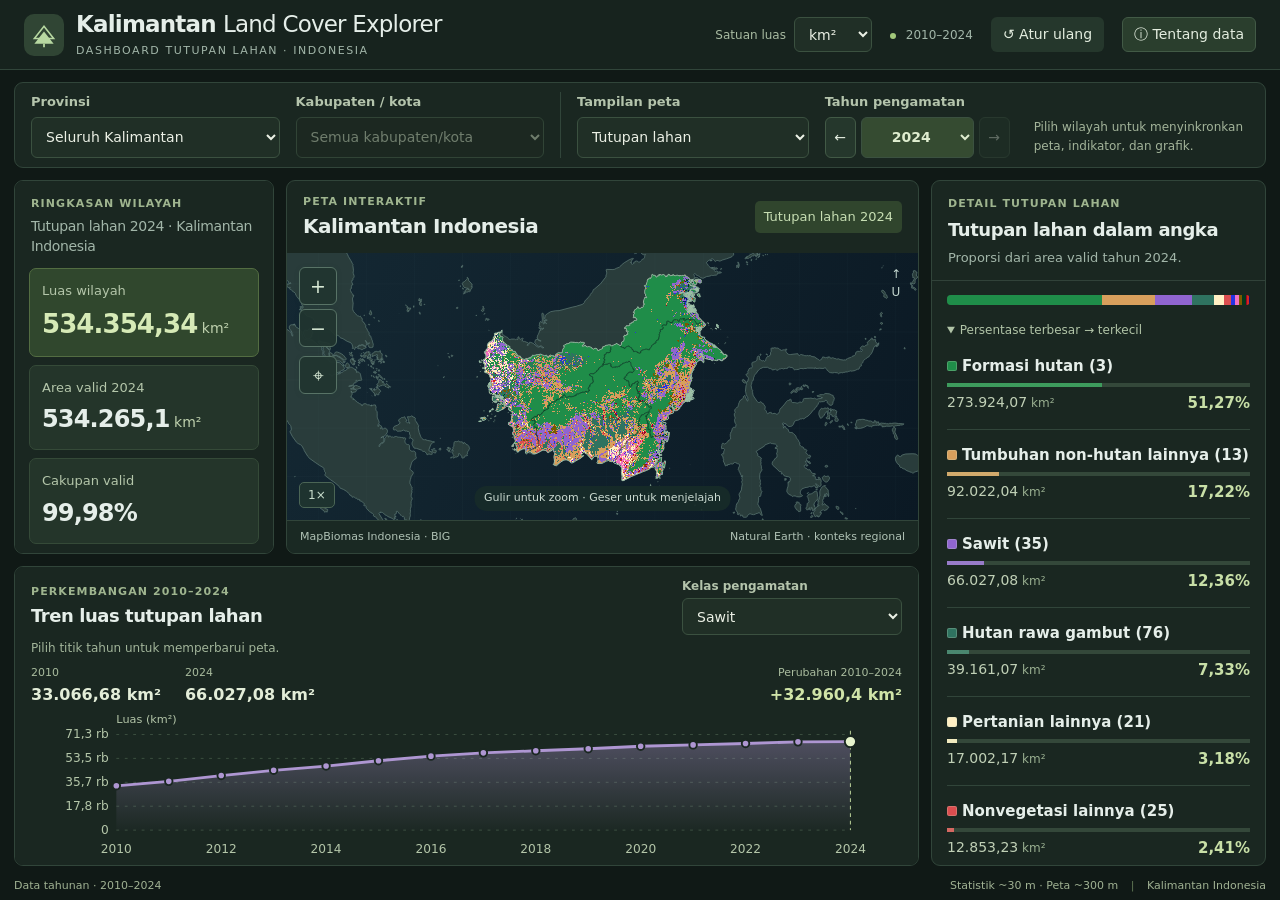
<file: index.html>
<!doctype html>
<html lang="id">
<head>
  <meta charset="utf-8">
  <meta name="viewport" content="width=device-width,initial-scale=1">
  <meta name="description" content="Dashboard peta dan statistik tutupan lahan Kalimantan Indonesia, 2010–2024.">
  <title>Kalimantan Land Cover Explorer</title>
  <link rel="stylesheet" href="./style.css?v=dark-5">
</head>
<body>
  <a class="skip-link" href="#explorer">Langsung ke dashboard</a>
  <header class="masthead">
    <a class="brand" href="./" aria-label="Kalimantan Land Cover Explorer, beranda"><span class="brand-mark" aria-hidden="true"><svg viewBox="0 0 32 32" fill="none"><path d="m5 20 11-14 11 14H5Z" stroke="currentColor" stroke-width="1.8"/><path d="m5 26 11-14 11 14H5Z" fill="currentColor"/><path d="M16 26v4" stroke="currentColor" stroke-width="2"/></svg></span><span><h1>Kalimantan <span>Land Cover Explorer</span></h1><span class="brand-sub">DASHBOARD TUTUPAN LAHAN · INDONESIA</span></span></a>
    <div class="header-actions"><div class="unit-control"><label for="area-unit">Satuan luas</label><select id="area-unit"><option value="km2">km²</option><option value="ha">ha</option></select></div><span class="edition"><span class="status-dot" aria-hidden="true"></span> 2010–2024</span><button id="reset" type="button" class="text-button" aria-label="Atur ulang dashboard">↺ <span>Atur ulang</span></button><button id="about-link" type="button" class="about-button" aria-label="Tentang data">ⓘ <span>Tentang data</span></button></div>
  </header>
  <main>
    <p id="startup" class="notice" role="status">Menyiapkan peta dan statistik wilayah…</p>
    <p id="data-availability" class="availability" hidden>Anda melihat pilot 2010 &amp; 2024. Paket tahunan R2 belum tersedia; grafik hanya menghubungkan dua tahun pengamatan.</p>
    <section class="filterbar panel" aria-label="Pengaturan dashboard" id="filters" hidden>
      <div class="filter-field"><label for="province">Provinsi</label><select id="province"><option value="">Seluruh Kalimantan</option></select></div>
      <div class="filter-field"><label for="district">Kabupaten / kota</label><select id="district" disabled aria-describedby="district-hint"><option value="">Semua kabupaten/kota</option></select><span id="district-hint" class="sr-only">Pilih provinsi untuk melihat kabupaten/kota.</span></div>
      <div class="filter-field mode-field"><label for="mode">Tampilan peta</label><select id="mode" aria-describedby="mode-help"><option value="annual">Tutupan lahan</option><option value="change">Perubahan antartahun</option></select><span id="mode-help" class="sr-only">Lihat jenis tutupan lahan pada satu tahun.</span></div>
      <div id="annual-controls" class="filter-field year-field"><label for="year">Tahun pengamatan</label><div class="year-picker"><button id="year-prev" type="button" aria-label="Tahun sebelumnya">←</button><select id="year"></select><button id="year-next" type="button" aria-label="Tahun berikutnya">→</button></div></div>
      <div id="transition-controls" class="transition-filters" hidden>
        <div class="filter-field"><label for="year-from">Tahun awal</label><select id="year-from"></select></div>
        <div class="filter-field"><label for="year-to">Tahun akhir</label><select id="year-to"></select></div>
        <div class="filter-field"><label for="from">Kelas asal</label><select id="from"></select></div>
        <div class="filter-field"><label for="to">Kelas tujuan</label><select id="to"></select></div>
      </div>
      <p class="filter-tip">Pilih wilayah untuk menyinkronkan<br>peta, indikator, dan grafik.</p>
    </section>
    <div id="explorer" class="workspace" hidden>
      <aside class="overview panel" aria-labelledby="stats-title">
        <div class="panel-heading"><p class="eyebrow">RINGKASAN WILAYAH</p><h2 id="stats-title">Kalimantan Indonesia</h2></div>
        <p id="stats-status" role="status"></p>
        <div id="cards" class="cards"></div>
        <p id="insight" class="insight" hidden></p>
        <details class="legend" open><summary>Legenda peta <span class="field-hint">Arti warna</span></summary><ul id="legend"></ul></details>
      </aside>
      <section class="panel map-panel" aria-labelledby="map-title">
        <div class="map-heading"><div><p class="eyebrow">PETA INTERAKTIF</p><h2 id="map-title"></h2></div><span id="map-mode" class="badge"></span></div>
        <div class="map-viewport">
          <canvas id="map" aria-label="Peta tutupan lahan. Gunakan tombol untuk memperbesar atau mengecilkan peta." role="img"></canvas>
          <div class="map-tools" aria-label="Navigasi peta"><button id="zoom-in" type="button" aria-label="Perbesar peta">+</button><button id="zoom-out" type="button" aria-label="Perkecil peta">−</button><button id="fit" type="button" title="Kembalikan peta ke seluruh wilayah terpilih" aria-label="Pas wilayah">⌖</button></div>
          <span class="zoom-level" title="Perbesaran relatif terhadap tampilan pas wilayah">1×</span><span class="north" aria-hidden="true">↑<br>U</span><span class="map-instruction">Gulir untuk zoom <span>· Geser untuk menjelajah</span></span>
        </div>
        <p class="map-foot"><span>MapBiomas Indonesia · BIG</span><span id="basemap-status">Memuat basemap konteks…</span></p>
      </section>
      <section class="panel composition" aria-labelledby="composition-title">
        <div class="panel-heading"><p class="eyebrow">DETAIL TUTUPAN LAHAN</p><h2 id="composition-title">Komposisi wilayah</h2><p id="chart-note" class="muted"></p></div>
        <div class="composition-body"><div id="composition-bars" class="composition-bars" aria-label="Proporsi luas per kelas"></div>
        <details class="data-details" open><summary>Persentase terbesar → terkecil</summary><div id="stats-table" class="table-wrap" hidden><table><thead><tr><th id="table-label" scope="col">Kelas</th><th id="area-column" scope="col">Luas (km²)</th><th scope="col">Proporsi</th></tr></thead><tbody id="rows"></tbody></table></div></details></div>
      </section>
      <section class="panel trend" aria-labelledby="trend-title">
        <div class="trend-heading"><div><p class="eyebrow">PERKEMBANGAN 2010–2024</p><h2 id="trend-title">Tren luas tutupan lahan</h2></div><div class="chart-filter"><label for="chart-class">Kelas pengamatan</label><select id="chart-class"></select></div></div>
        <p class="chart-hint">Pilih titik tahun untuk memperbarui peta. <span id="trend-scope"></span></p>
        <div id="trend-chart"></div>
        <details class="trend-data"><summary>Data grafik dan cakupan valid</summary><div class="table-wrap"><table><thead><tr><th>Tahun</th><th>Luas kelas (ha)</th><th>Area valid (ha)</th><th>Proporsi kelas</th><th>Cakupan valid</th></tr></thead><tbody id="trend-rows"></tbody></table></div></details>
      </section>
    </div>
    <details class="panel metadata" id="metadata" hidden>
      <summary>Sumber, metode, dan keterbatasan <span class="field-hint">Kenali data di balik peta ini</span></summary>
      <p>Peta tahunan 2010–2024 berasal dari MapBiomas Indonesia, direktori Collection 4 dengan versi internal v2. Identitas Koleksi 4.1 belum terkonfirmasi. Aset Earth Engine diperiksa kembali pada 17 November 2026. Penyedia menyatakan lisensi CC-BY-SA. <a href="https://landy.mapbiomas.id/en/legendcode">Legenda dan kode kelas MapBiomas Indonesia</a>.</p>
      <p>Batas kerja BIG berasal dari <code>BATASWILAYAH_KABKOTA_20260601.gdb</code>, diunduh 1 November 2026 melalui Ina-Geoportal. Pilot mencakup 56 kabupaten/kota. Kelengkapan cakupan dan ketentuan distribusi masih perlu diverifikasi. <a href="https://tanahair.indonesia.go.id/portal-web/">Ina-Geoportal</a>.</p>
      <p>Basemap konteks daratan dan laut memakai garis pantai <a href="https://www.naturalearthdata.com/downloads/10m-physical-vectors/">Natural Earth, skala 1:10 juta</a> yang disederhanakan untuk tampilan regional. Basemap ini bukan input analisis atau acuan batas rinci. Satuan tampilan dapat dipilih km² atau ha; nilai sumber disimpan dalam ha dan 1 km² = 100 ha.</p><p>Statistik memakai luas piksel pada grid sumber sekitar 30 m. Proporsi kelas tahunan dihitung terhadap area valid tahun tersebut. Proporsi perubahan dan transisi memakai area valid pada kedua tahun. Piksel yang datanya tidak valid pada salah satu tahun masuk kategori tidak dapat dibandingkan. Peta sekitar 300 m dan batas tampilan disederhanakan, sehingga detail kecil dapat berbeda dari angka luas.</p>
    </details>
    <footer class="site-footer"><span id="data-release">Kalimantan Land Cover Explorer</span><span>Statistik ~30 m · Peta ~300 m <span class="footer-separator">|</span> <span id="selection-caption">Kalimantan Indonesia</span></span></footer>
  </main>
  <script type="module" src="./app.mjs?v=dark-5"></script>
</body>
</html>
</file>
<file: style.css>
:root {
  color-scheme: light;
  font: 14px/1.5 'Segoe UI', system-ui, sans-serif;
  color: #203e35;
  background: #f0f3ed;
  --ink: #203e35;
  --muted: #68786f;
  --line: #dfe6db;
  --green: #17664d;
  --surface: #fff;
}
* { box-sizing: border-box; }
[hidden] { display: none !important; }
body, h1, h2, h3, p { margin: 0; }
body { height: 100dvh; display: flex; flex-direction: column; overflow: hidden; }
a { color: var(--green); }
button, select { font: inherit; }
button, a, select { -webkit-tap-highlight-color: transparent; }
:focus-visible { outline: 3px solid #399a75; outline-offset: 3px; }
.sr-only, .skip-link { position: absolute; width: 1px; height: 1px; padding: 0; margin: -1px; overflow: hidden; clip-path: inset(50%); white-space: nowrap; }
.skip-link:focus { width: auto; height: auto; clip-path: none; top: 8px; left: 16px; z-index: 30; padding: 10px; background: white; }
.masthead { flex: 0 0 70px; display: flex; align-items: center; justify-content: space-between; gap: 20px; padding: 0 24px; background: var(--surface); border-bottom: 1px solid var(--line); }
.brand { display: flex; gap: 12px; align-items: center; color: var(--ink); text-decoration: none; }
.brand-mark { width: 40px; height: 42px; display: grid; place-items: center; border-radius: 10px; background: #e9f1e6; color: #245d42; }
.brand-mark svg { width: 28px; height: 28px; }
h1 { font-size: 20px; font-weight: 650; letter-spacing: -.035em; line-height: 1.25; }
h1 span { font-weight: 400; }
.brand-sub { display: block; margin-top: 4px; font-size: 9px; letter-spacing: .14em; color: var(--muted); }
.header-actions { display: flex; align-items: center; gap: 18px; }
.edition { font-size: 11px; color: var(--muted); white-space: nowrap; }
.status-dot { display: inline-block; height: 6px; width: 6px; border-radius: 50%; background: #57865a; margin-right: 6px; }
button { cursor: pointer; background: white; color: var(--ink); border: 1px solid #d6e0d1; border-radius: 6px; min-height: 34px; padding: 6px 11px; }
button:hover { background: #edf3e7; border-color: #98b396; }
button:disabled { opacity: .35; cursor: default; }
.text-button { border-color: transparent; font-size: 12px; }
.about-button { background: #eef4e9; font-size: 12px; }
main { flex: 1; min-height: 0; padding: 12px 14px 0; display: flex; flex-direction: column; gap: 12px; }
.panel { border: 1px solid var(--line); border-radius: 9px; background: var(--surface); overflow: hidden; }
.filterbar { display: flex; flex-wrap: wrap; align-items: flex-end; gap: 10px 16px; flex-shrink: 0; padding: 12px 16px; }
.filter-field { flex: 1 1 150px; min-width: 0; }
.filter-field label, .chart-filter label { display: block; margin-bottom: 5px; color: #677a65; font-size: 10px; font-weight: 600; }
select { display: block; width: 100%; min-width: 0; height: 35px; border: 1px solid #dbe3d7; border-radius: 6px; padding: 0 10px; background: #fafbf8; color: var(--ink); font-size: 12px; cursor: pointer; }
select:hover { border-color: #95b094; }
select:disabled { color: #8c9789; cursor: default; background: #f5f7f2; }
.mode-field { border-left: 1px solid var(--line); padding-left: 16px; }
.year-field { max-width: 185px; }
.year-picker { display: grid; grid-template-columns: 31px minmax(0,1fr) 31px; gap: 5px; }
.year-picker button { padding: 0; }
.year-picker select { text-align: center; font-weight: 700; background: #edf3e7; }
.transition-filters { flex: 3 1 440px; display: flex; flex-wrap: wrap; gap: 10px; }
.transition-filters .filter-field { flex: 1 1 85px; }
.transition-filters .filter-field:nth-child(n+3) { flex-grow: 1.5; }
.filter-tip { font-size: 10px; line-height: 1.6; color: #7a8972; padding: 0 6px 1px 8px; margin-left: auto; }
.workspace { flex: 1; min-height: 0; display: grid; grid-template-columns: 238px minmax(0,1fr) 302px; grid-template-rows: minmax(260px,1fr) 230px; gap: 12px; grid-template-areas: 'overview map composition' 'trend trend composition'; }
h2 { font-size: 15px; font-weight: 650; letter-spacing: -.025em; line-height: 1.4; }
.eyebrow { font-size: 9px; letter-spacing: .12em; font-weight: 650; color: #7a8c72; margin-bottom: 5px; }
.muted, .field-hint { font-size: 10px; color: var(--muted); }
.panel-heading { padding: 15px 16px 12px; border-bottom: 1px solid #edf0e8; }
.overview { grid-area: overview; overflow-y: auto; scrollbar-width: thin; scrollbar-color: #d0dcc8 transparent; }
.overview .panel-heading { border-bottom: 0; padding-bottom: 0; }
.overview h2 { font-size: 12px; font-weight: 500; color: var(--muted); }
.cards { display: grid; gap: 8px; padding: 12px 14px; }
.card { padding: 11px 12px; border: 1px solid #e5ebdf; border-radius: 7px; background: #f7faf3; }
.card p { font-size: 10px; color: #6b7d64; margin-bottom: 4px; }
.card strong { display: block; font-size: 20px; font-weight: 650; letter-spacing: -.045em; font-variant-numeric: tabular-nums; overflow-wrap: anywhere; }
.card:first-child { background: #eaf2e4; border-color: #dce8d2; }
.card:first-child strong { color: #22543d; font-size: 24px; }
.insight { margin: 0 14px 12px; padding: 9px 10px; border-left: 2px solid #94ac68; background: #f7f8f1; font-size: 10px; color: #637355; line-height: 1.6; }
.legend { margin: 0 14px 14px; padding-top: 12px; border-top: 1px solid var(--line); }
summary { cursor: pointer; }
.legend summary { font-size: 11px; font-weight: 600; }
.legend .field-hint { float: right; font-size: 9px; font-weight: 400; }
.legend ul { list-style: none; padding: 0; margin: 10px 0 0; }
.legend li { display: flex; align-items: center; gap: 7px; font-size: 10px; line-height: 1.4; padding: 4px 0; }
.swatch { display: inline-block; width: 8px; height: 8px; flex: 0 0 8px; border: 1px solid #16392b20; border-radius: 2px; margin-right: 5px; }
.map-panel { grid-area: map; min-width: 0; min-height: 0; display: grid; grid-template-rows: auto minmax(0,1fr) auto; }
.map-heading { padding: 13px 16px; display: flex; align-items: center; justify-content: space-between; gap: 10px; }
.map-heading h2 { font-size: 17px; }
.map-heading .eyebrow { font-size: 8px; margin-bottom: 2px; }
.badge { display: inline-block; font-size: 10px; padding: 6px 9px; border-radius: 5px; background: #edf3e7; color: #436944; white-space: nowrap; }
.map-viewport { position: relative; min-height: 0; background: #e5ede9; }
#map { display: block; width: 100%; height: 100%; min-height: 0; cursor: grab; touch-action: none; }
#map:active { cursor: grabbing; }
.map-tools { position: absolute; left: 12px; top: 14px; display: flex; flex-direction: column; gap: 4px; }
.map-tools button { width: 32px; min-height: 32px; padding: 0; font-size: 19px; box-shadow: 0 1px 6px #123d2c14; background: #ffffffed; }
.map-tools #fit { margin-top: 5px; }
.north { position: absolute; right: 17px; top: 12px; text-align: center; color: #4e6d5d; font-size: 10px; line-height: 1.5; pointer-events: none; }
.map-instruction { position: absolute; bottom: 9px; left: 50%; transform: translateX(-50%); border-radius: 12px; background: #ffffffcf; color: #6a7c6e; padding: 4px 10px; white-space: nowrap; font-size: 9px; pointer-events: none; }
.map-foot { display: flex; justify-content: space-between; gap: 10px; font-size: 9px; color: #7e8b76; padding: 8px 13px; border-top: 1px solid var(--line); background: #fbfcf9; }
.composition { grid-area: composition; display: flex; flex-direction: column; min-height: 0; }
.composition .panel-heading .muted { margin-top: 6px; }
.composition-body { overflow-y: auto; scrollbar-width: thin; scrollbar-color: #d0dcc8 transparent; padding: 14px 15px; min-height: 0; }
.composition-bars { display: flex; height: 8px; border-radius: 4px; overflow: hidden; background: #f0f3ed; margin-bottom: 16px; }
.composition-bars:empty { display: none; }
.composition-bars span { flex-shrink: 0; height: 100%; }
.data-details>summary { font-size: 10px; color: #748269; margin-bottom: 2px; }
.table-wrap { overflow-x: auto; max-width: 100%; }
table { width: 100%; border-collapse: collapse; font-variant-numeric: tabular-nums; font-size: 11px; }
th, td { text-align: right; padding: 7px 5px; border-bottom: 1px solid #e7ece1; }
th { font-size: 10px; color: #71826b; font-weight: 500; }
th:first-child, td:first-child { text-align: left; }
td:not(:first-child) { white-space: nowrap; }
.composition table thead { position: absolute; width: 1px; height: 1px; overflow: hidden; clip-path: inset(50%); }
.composition tbody tr { display: grid; grid-template-columns: 1fr auto; border-bottom: 1px solid var(--line); padding: 10px 0 12px; gap: 5px 10px; }
.composition td { border: 0; padding: 0; text-align: left; }
.composition td:first-child { grid-column: 1/-1; font-size: 12px; font-weight: 600; padding-bottom: 7px; }
.composition td:nth-child(2) { color: #62775c; font-size: 12px; }
.composition td:nth-child(2)::after { content: ' ha'; font-size: 9px; color: #87927e; }
.composition td:nth-child(3) { font-size: 11px; font-weight: 650; color: #376241; }
.area-cell { background: linear-gradient(to right,color-mix(in srgb,var(--area-color) 24%,transparent) var(--area-share),#f1f4ec var(--area-share)); background-size: 100% 3px; background-repeat: no-repeat; background-position: left bottom; }
.trend { grid-area: trend; min-width: 0; min-height: 0; padding: 13px 16px 7px; overflow: auto; scrollbar-width: thin; }
.trend-heading { display: flex; justify-content: space-between; gap: 16px; align-items: center; }
.trend-heading .eyebrow { font-size: 8px; margin-bottom: 2px; }
.trend-heading h2 { font-size: 14px; }
.chart-filter { width: 190px; flex-shrink: 0; }
.chart-filter label { margin-bottom: 3px; font-size: 9px; }
.chart-filter select { height: 30px; font-size: 11px; }
.chart-hint { margin-top: 4px; font-size: 9px; color: #788770; }
#trend-chart { margin: 0 auto; max-width: 920px; }
#trend-chart svg { display: block; width: 100%; height: 135px; }
#trend-chart circle { cursor: pointer; }
#trend-chart circle:hover, #trend-chart circle:focus-visible { r: 8; stroke: #203e35; stroke-width: 2; outline: none; }
.trend-data { font-size: 9px; color: #6e8066; }
.trend-data summary { padding: 2px 0; }
.trend-data .table-wrap { margin-top: 8px; }
#stats-status { font-size: 11px; color: #63785e; padding: 0 14px; }
#stats-status:not(:empty) { padding-top: 12px; }
#stats-status button { margin-top: 6px; font-size: 11px; }
.notice, .availability { flex-shrink: 0; padding: 10px 14px; border: 1px solid #e5dfc5; background: #faf7ec; border-radius: 7px; font-size: 11px; color: #766644; }
.notice button { margin-left: 12px; }
.metadata { display: none; }
.metadata[open] { display: block; position: fixed; z-index: 20; bottom: 40px; right: 24px; width: min(620px,calc(100vw - 32px)); max-height: 75dvh; overflow: auto; padding: 20px; box-shadow: 0 14px 80px #203e3540; border-color: #aebfa3; }
.metadata summary { font-size: 13px; font-weight: 650; color: #2d5e42; }
.metadata summary .field-hint { display: block; font-weight: 400; margin-top: 4px; }
.metadata p { font-size: 12px; color: var(--muted); margin-top: 15px; overflow-wrap: anywhere; }
.site-footer { flex: 0 0 22px; display: flex; align-items: flex-start; justify-content: space-between; gap: 12px; color: #7c8c74; font-size: 9px; }
.footer-separator { margin: 0 9px; color: #c0cbbb; }
@media (min-width:1600px) { .workspace { grid-template-columns: 265px minmax(0,1fr) 330px; grid-template-rows: minmax(320px,1fr) 270px; } #trend-chart svg { height: 175px; } .card strong { font-size: 23px; } }
@media (max-width:1200px) { .workspace { grid-template-columns: 205px minmax(0,1fr) 255px; gap: 10px; grid-template-rows: minmax(240px,1fr) 220px; } .card:first-child strong { font-size: 21px; } .card strong { font-size: 18px; } .filter-tip { display: none; } .filterbar { gap: 10px; } .filter-field { flex-basis: 130px; } .map-heading { flex-wrap: wrap; padding: 10px 12px; } .map-heading h2 { font-size: 15px; } }
@media (max-width:980px), (max-height:690px) { body { height: auto; min-height: 100dvh; overflow: auto; } main { flex: none; min-height: calc(100dvh - 70px); } .workspace { flex: none; min-height: 0; grid-template-columns: 210px minmax(0,1fr); grid-template-rows: 460px auto auto; grid-template-areas: 'overview map' 'trend trend' 'composition composition'; } .overview { max-height: 460px; } .composition-body { max-height: 480px; } .composition tbody { display: grid; grid-template-columns: repeat(2,minmax(0,1fr)); column-gap: 24px; } .trend { min-height: 240px; } #trend-chart svg { height: 150px; } .year-field { max-width: none; } .site-footer { padding: 2px 0 8px; } }
@media (max-width:640px) { .masthead { flex-basis: 68px; padding: 0 14px; gap: 10px; } .brand { gap: 8px; } .brand-mark { width: 32px; height: 36px; } .brand-mark svg { width: 24px; } h1 { font-size: 16px; } h1 span { display: block; font-size: 12px; } .brand-sub { display: none; } .edition { display: none; } .header-actions { gap: 4px; } .header-actions button { padding: 6px 9px; } .header-actions button span { display: none; } main { padding: 10px 10px 0; gap: 10px; } .filterbar { padding: 12px; display: grid; grid-template-columns: repeat(2,minmax(0,1fr)); gap: 12px; } .filter-field { min-width: 0; } .mode-field { padding-left: 0; border-left: 0; } .transition-filters { grid-column: 1/-1; display: grid; grid-template-columns: repeat(2,minmax(0,1fr)); } .workspace { display: flex; flex-direction: column; gap: 10px; } .map-panel { order: 0; height: 430px; flex: none; } .overview { order: 1; max-height: none; overflow: visible; } .trend { order: 2; } .composition { order: 3; } .cards { grid-template-columns: repeat(2,minmax(0,1fr)); } .card:first-child { grid-column: 1/-1; } .card:first-child strong { font-size: 25px; } .legend ul { display: grid; grid-template-columns: repeat(2,minmax(0,1fr)); column-gap: 10px; } .composition tbody { display: block; } .composition-body { max-height: 500px; } .trend { padding: 13px 12px; } .trend-heading { align-items: flex-start; flex-direction: column; gap: 10px; } .chart-filter { width: 100%; } #trend-chart { overflow-x: auto; margin-top: 8px; } #trend-chart svg { min-width: 540px; height: 190px; } .trend-data { margin-top: 5px; } .site-footer { flex-direction: column; gap: 4px; font-size: 8px; } .map-instruction span { display: none; } .map-heading { padding: 13px 14px; } .map-heading h2 { font-size: 16px; } .map-foot { font-size: 8px; } .metadata[open] { right: 16px; bottom: 16px; max-height: 80dvh; } }
@media (prefers-reduced-motion:reduce) { * { scroll-behavior: auto !important; } }
@media (min-width:981px) and (min-height:691px) {
  .masthead { flex-basis: 62px; }
  .filterbar { padding-top: 9px; padding-bottom: 9px; }
  .workspace { grid-template-rows: minmax(0,1fr) 195px; }
  .card { padding: 9px 11px; }
  .card:first-child strong { font-size: 22px; }
  .card strong { font-size: 19px; }
  #trend-chart svg { height: 110px; }
  .trend { padding-top: 10px; }
  .trend-heading h2 { font-size: 13px; }
  .chart-filter label { display: none; }
}
/* Revisi gelap: keterbacaan didahulukan dari kepadatan panel. */
:root { color-scheme: dark; font-size: 16px; color: #e5eee9; background: #101916; --ink:#e5eee9; --muted:#a2b6a9; --line:#31453a; --green:#a2d59b; --surface:#1a2721; }
.masthead { background:#17231e; }
.brand-mark { background:#304534; color:#b7d8a1; }
h1 { font-size:23px; }
.brand-sub { font-size:11px; }
a { color:#add8a2; }
button { background:#25372c; border-color:#425a46; color:#e3eddf; font-size:14px; }
button:hover { background:#354b36; border-color:#8aaf77; }
select { height:41px; font-size:14px; background:#202f26; border-color:#3b5140; color:#ebf0e5; }
select:disabled { background:#1d2922; color:#94a28d; }
.filter-field label, .chart-filter label { color:#b4c4ac; font-size:13px; }
.unit-control { display:flex; align-items:center; gap:8px; }
.unit-control label { font-size:12px; color:#a9bba2; white-space:nowrap; }
.unit-control select { width:78px; height:35px; }
.text-button, .about-button { font-size:14px; }
.about-button { background:#2a3e2d; }
.edition { font-size:12px; }
.status-dot { background:#a2c77a; }
.year-picker select { background:#354b31; color:#dfedcf; }
.filter-tip { color:#a3b49a; font-size:12px; }
h2 { font-size:18px; }
.eyebrow, .trend-heading .eyebrow, .map-heading .eyebrow { font-size:11px; color:#9fb58f; letter-spacing:.1em; }
.muted, .field-hint { font-size:12px; }
.panel-heading { border-color:#314239; }
.overview { scrollbar-color:#496248 transparent; }
.overview h2 { font-size:14px; }
.card { background:#24352a; border-color:#354a38; padding:13px; }
.card p { font-size:13px; color:#b4c6aa; }
.card strong { font-size:25px; letter-spacing:-.035em; }
.card:first-child { background:#30472d; border-color:#536d42; }
.card:first-child strong { font-size:28px; color:#d6eab6; }
.insight { background:#253326; color:#c0d0ad; border-left-color:#a6bc70; font-size:13px; padding:11px; }
.legend summary { font-size:14px; }
.legend .field-hint { font-size:11px; }
.legend li { font-size:13px; padding:5px 0; }
.swatch { width:10px; height:10px; flex-basis:10px; border-color:#d0e0c340; }
.overview, .trend, .composition-body { scrollbar-color:#4d654c transparent; }
.map-heading h2 { font-size:20px; }
.badge { font-size:13px; background:#30452d; color:#c7deb3; }
.map-viewport { background:#10232d; }
.map-tools button { color:#d8e9d5; background:#20352fef; border-color:#587366; width:38px; height:38px; }
.north { color:#c4d7cf; font-size:12px; }
.map-instruction { font-size:11px; color:#cad9d0; background:#182c29de; }
.map-foot { color:#b0c2b5; background:#1a2923; font-size:11px; }
.composition .panel-heading .muted { font-size:13px; }
.composition-bars { height:10px; background:#2d4134; }
.data-details>summary { font-size:12px; color:#b1c4a7; }
.composition td:first-child { font-size:15px; padding-bottom:10px; }
.composition td:nth-child(2) { font-size:14px; color:#c0d0b6; }
.composition td:nth-child(2)::after { content:' ' attr(data-unit); font-size:12px; color:#99af90; }
.composition td:nth-child(3) { font-size:15px; color:#c8dfa7; }
.composition tbody tr { padding:14px 0; }
.area-cell { background-image:linear-gradient(to right,color-mix(in srgb,var(--area-color) 80%,#b7d5ac) var(--area-share),#34483a var(--area-share)); background-size:100% 4px; }
th, td { border-color:#34483a; }
table { font-size:13px; } th { color:#b5c9ab; font-size:12px; }
.trend-heading h2 { font-size:18px; }
.chart-filter { width:220px; }
.chart-filter select { height:37px; font-size:14px; }
.chart-hint { font-size:12px; color:#a2b59a; }
#trend-chart { max-width:none; margin-top:8px; }
#trend-chart svg { height:150px; min-width:540px; }
#trend-chart circle:hover, #trend-chart circle:focus-visible { stroke:#e8f7d4; stroke-width:3; }
.trend-data { font-size:12px; color:#b7cba7; margin-top:4px; }
.trend-summary { display:flex; align-items:center; gap:24px; margin-bottom:5px; }
.trend-summary p { display:grid; gap:1px; font-size:11px; color:#a9bc9e; }
.trend-summary strong { font-size:16px; color:#e3edd8; font-weight:600; font-variant-numeric:tabular-nums; }
.trend-summary .trend-delta { margin-left:auto; text-align:right; }
.trend-summary .trend-delta strong { color:#d0e4a8; }
.trend-readout { color:#c7d8b9; font-size:12px; min-height:18px; }
#stats-status { color:#c2d3b3; font-size:13px; }
.notice, .availability { background:#393622; border-color:#6b633c; color:#e0d8af; font-size:13px; }
.metadata[open] { background:#1c2b23; border-color:#6d8b5a; box-shadow:0 14px 80px #0009; }
.metadata summary { font-size:16px; color:#d0e1b7; }
.metadata p { font-size:14px; }
.site-footer { font-size:11px; color:#a0b293; }
.footer-separator { color:#5f7754; }
@media(min-width:981px) and (min-height:801px) {
 .workspace { grid-template-columns:260px minmax(0,1fr) 335px; grid-template-rows:minmax(0,1fr) 300px; }
 .masthead { flex-basis:70px; }
 .card { padding:12px; }.card strong { font-size:24px; }.card:first-child strong { font-size:26px; }
 .trend-heading h2 { font-size:18px; } #trend-chart svg { height:150px; }
 .chart-filter label { display:block; font-size:12px; }
}
@media (min-width:981px) and (max-height:800px) {
 body { height:auto; min-height:100dvh; overflow:auto; } main { flex:none; min-height:calc(100dvh - 70px); }
 .workspace { flex:none; grid-template-columns:240px minmax(0,1fr) 310px; grid-template-rows:490px 300px; }
 .overview { max-height:490px; }.trend { min-height:300px; } #trend-chart svg { height:150px; }
 .card strong { font-size:24px; }.card:first-child strong { font-size:26px; }.trend-heading h2 { font-size:18px; }
}
@media(max-width:1200px){.filter-tip{display:none}.header-actions{gap:10px}.unit-control label{display:none}}
@media(max-width:980px){.workspace{grid-template-columns:230px minmax(0,1fr);grid-template-rows:490px auto auto}.overview{max-height:490px}.trend{min-height:310px}.trend-summary{gap:14px}.composition-body{max-height:580px}}
@media(max-width:640px){h1{font-size:18px}h1 span{font-size:12px}.masthead{padding:0 10px}.header-actions{gap:4px}.unit-control select{width:58px;height:35px;font-size:13px}.filterbar{gap:12px 8px}.filter-field label{font-size:12px}select{font-size:13px;padding:0 6px}.workspace{display:flex}.overview{max-height:none}.map-heading h2{font-size:18px}.badge{font-size:12px}.map-foot{flex-wrap:wrap;font-size:10px}.map-panel{height:450px}.card:first-child strong{font-size:27px}.legend li{font-size:12px}.trend-summary{gap:10px;flex-wrap:wrap}.trend-summary p{font-size:11px}.trend-summary strong{font-size:14px}.trend-summary .trend-delta{margin-left:0;text-align:left}#trend-chart{overflow-x:auto}#trend-chart svg{height:170px}.trend-heading h2{font-size:18px}.chart-filter label{font-size:12px}.site-footer{font-size:10px}}
.card strong .value-unit { font-size:14px; font-weight:500; white-space:nowrap; letter-spacing:0; color:#bfd1ae; }
.zoom-level { position:absolute; bottom:12px; left:12px; color:#c8ddcc; background:#20352fe6; border:1px solid #4b6555; padding:3px 8px; border-radius:5px; font-size:12px; }
@media (min-width:981px) and (max-height:800px) { .workspace { grid-template-areas:'overview map composition' 'trend trend composition'; } }
</file>
